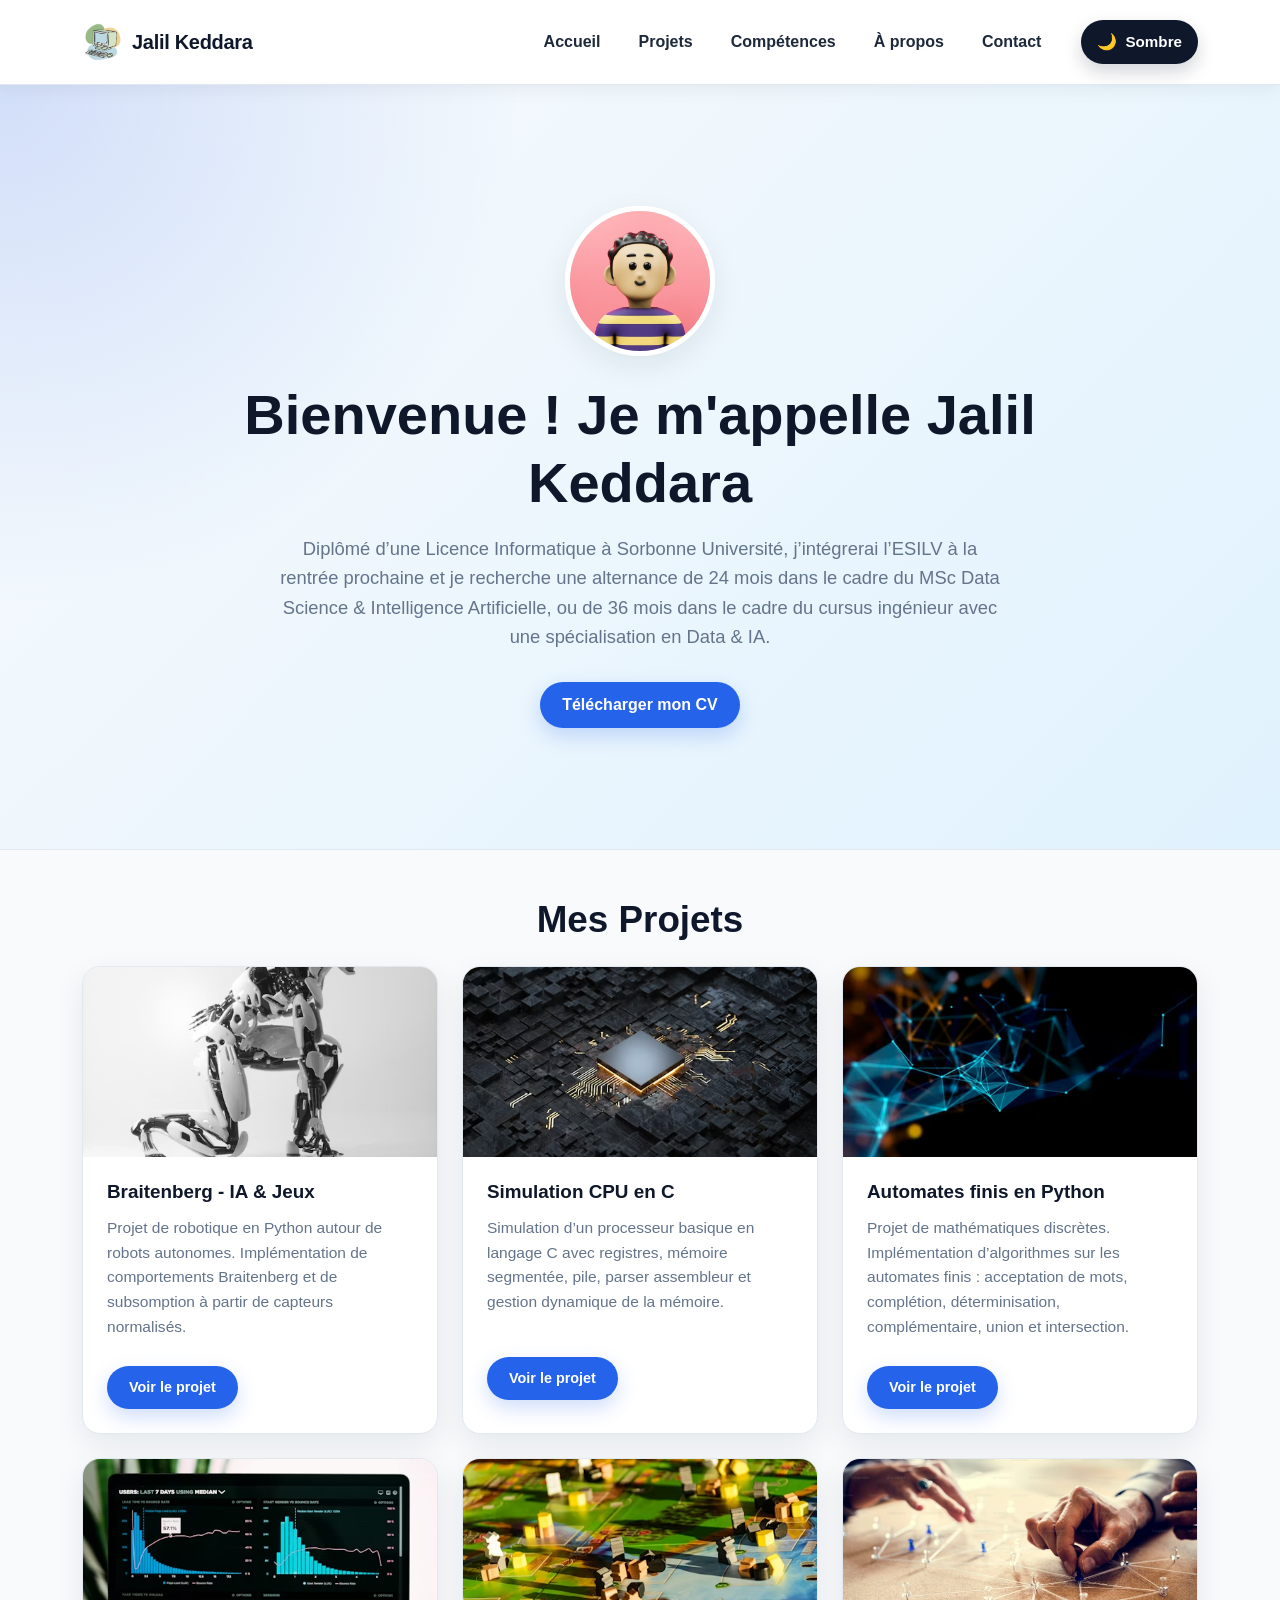
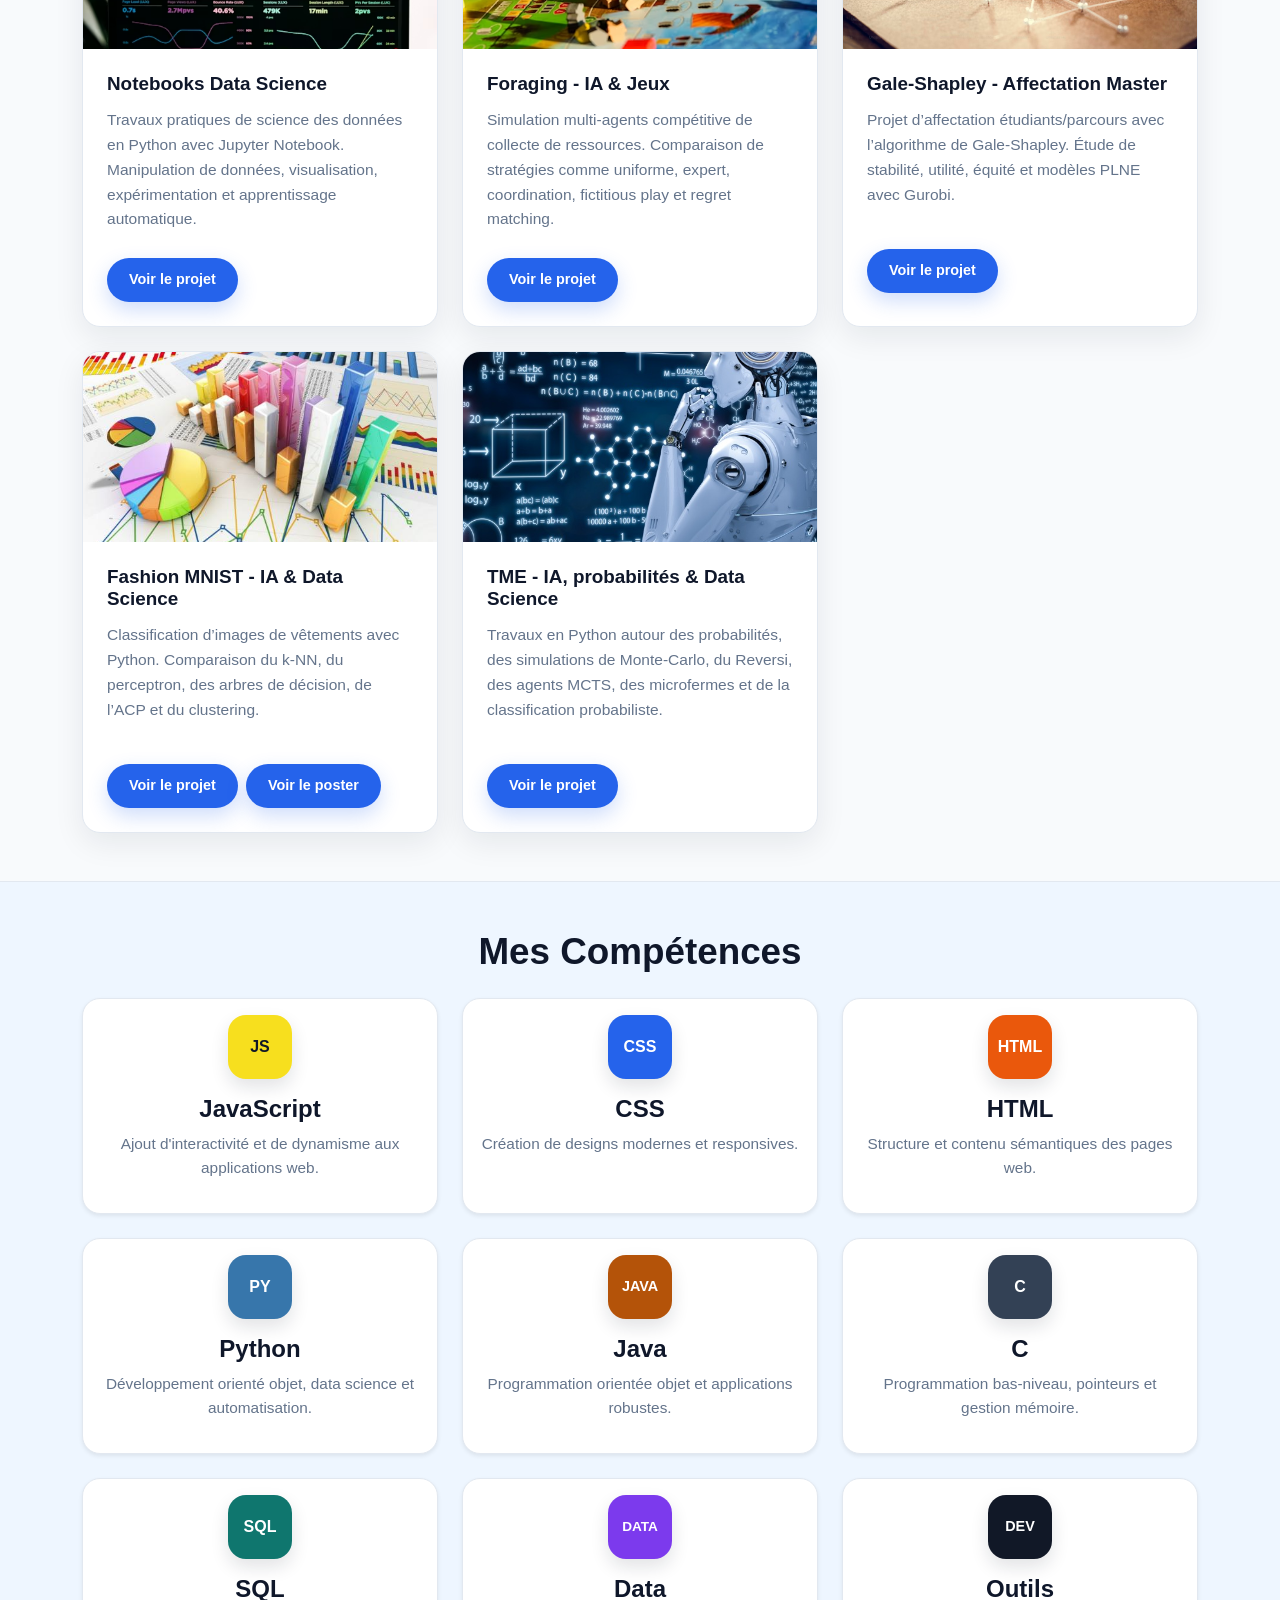
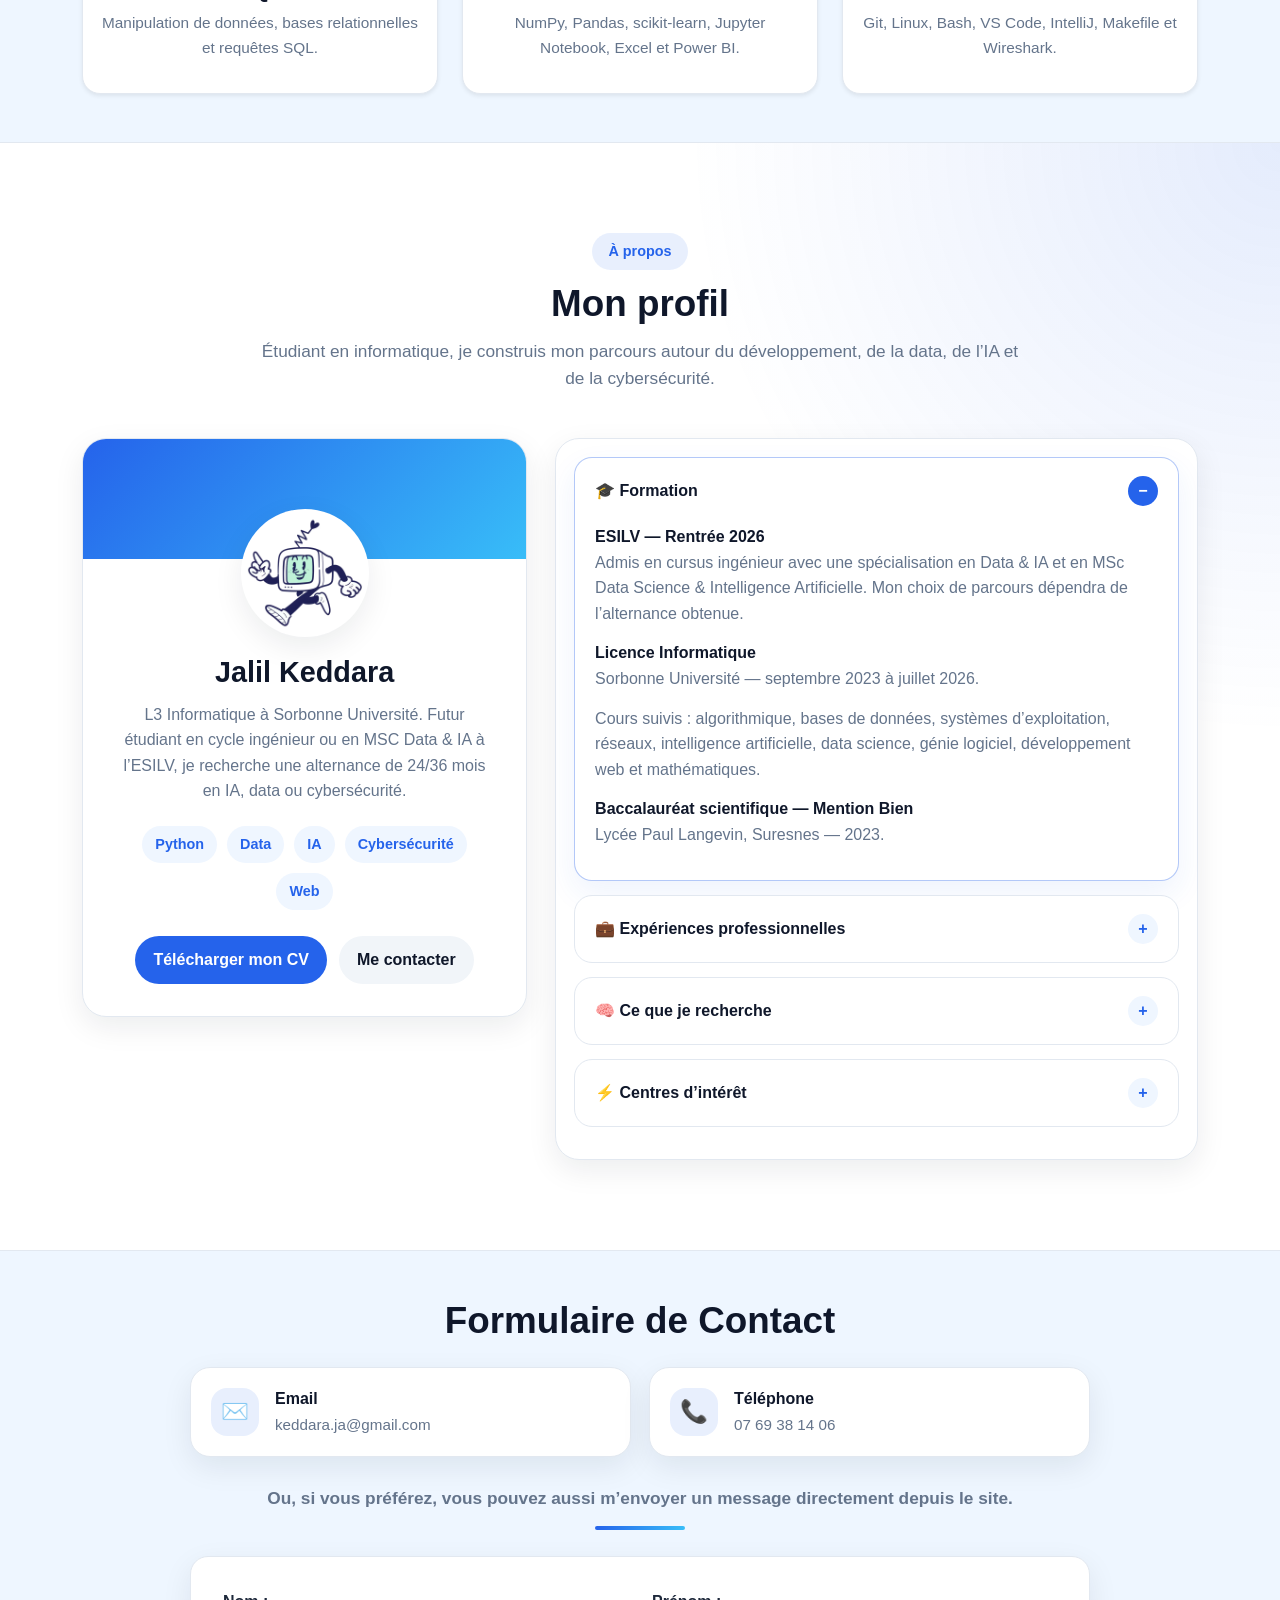
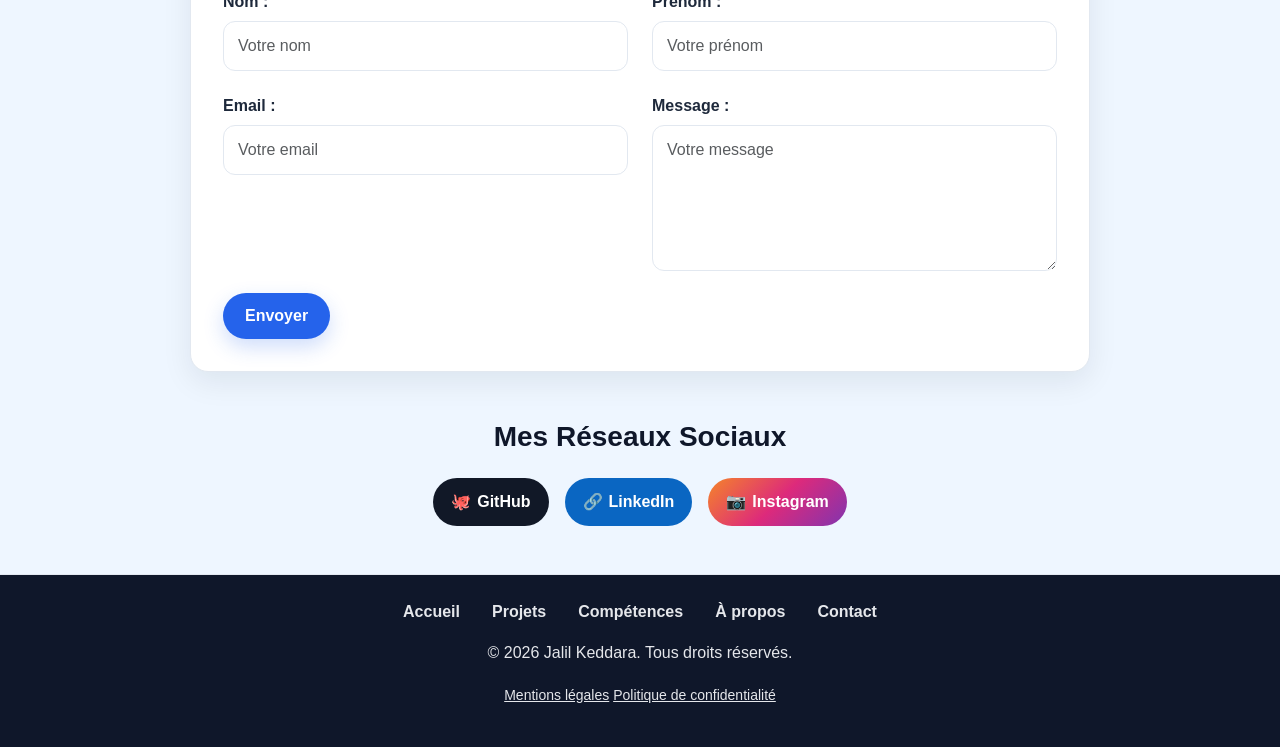
<file: index.html>
<!DOCTYPE html>
<html lang="fr">
<head>
    <meta charset="UTF-8">
    <meta name="viewport" content="width=device-width, initial-scale=1.0">
    <title>Portfolio - Jalil</title>

    <!-- Bootstrap CSS -->
    <link href="https://cdn.jsdelivr.net/npm/bootstrap@5.3.3/dist/css/bootstrap.min.css" rel="stylesheet">
    
    <!-- CSS local -->
    <link rel="stylesheet" href="index.css">
</head>

<body>
    <header>
    <nav class="navbar navbar-expand-md navbar-light py-3">
        <div class="container">
            <a class="navbar-brand d-flex align-items-center" href="#home">
                <img src="éléments/logo.avif" alt="Logo" width="42" height="42" class="me-2">
                <span class="brand-name">Jalil Keddara</span>
            </a>

            <button class="navbar-toggler" type="button" data-bs-toggle="collapse" data-bs-target="#navbarNav" 
                aria-controls="navbarNav" aria-expanded="false" aria-label="Toggle navigation">
                <span class="navbar-toggler-icon"></span>
            </button>

            <div class="collapse navbar-collapse" id="navbarNav">
                <ul class="navbar-nav ms-auto align-items-md-center text-center text-md-start">
                    <li class="nav-item">
                        <a class="nav-link" href="#home">Accueil</a>
                    </li>

                    <li class="nav-item">
                        <a class="nav-link" href="#projects">Projets</a>
                    </li>

                    <li class="nav-item">
                        <a class="nav-link" href="#skills">Compétences</a>
                    </li>

                    <li class="nav-item">
                        <a class="nav-link" href="#about">À propos</a>
                    </li>

                    <li class="nav-item">
                        <a class="nav-link" href="#contact">Contact</a>
                    </li>

                    <li class="nav-item ms-md-3 mt-3 mt-md-0">
                        <button id="toggleDarkMode" class="dark-toggle" type="button">
                            <span class="dark-toggle-icon">🌙</span>
                            <span class="dark-toggle-text">Sombre</span>
                        </button>
                    </li>
                </ul>
            </div>
        </div>
    </nav>
    </header>

    <!-- Accueil -->
    <section id="home">
        <div class="intro">
            <img src="éléments/avatar.avif" alt="Avatar de profil" class="profile-picture">
            <h1>Bienvenue ! Je m'appelle Jalil Keddara</h1>
            <p>
                Diplômé d’une Licence Informatique à Sorbonne Université, j’intégrerai l’ESILV à la rentrée prochaine et je recherche une alternance de 24 		 	 mois dans le cadre du MSc Data Science & Intelligence Artificielle, ou de 36 mois dans le cadre du cursus ingénieur avec une spécialisation en Data & IA.
            </p>
            <a href="éléments/cv.pdf" target="_blank" download class="btn btn-primary">Télécharger mon CV</a>
        </div>
    </section>

    <!-- Projets -->
	<section id="projects" class="p-5">
	    <div class="container">
		<h2 class="text-center mb-4">Mes Projets</h2>

		<div class="row g-4">

		    <!-- Projet 1 : Braitenberg -->
		    <div class="col-md-6 col-lg-4">
		        <div class="card h-100">
		            <img
		                src="éléments/braitenberg.avif"
		                class="img-fluid card-img-top"
		                alt="Projet Braitenberg"
		            >

		            <div class="card-body">
		                <h5 class="card-title">Braitenberg - IA & Jeux</h5>

		                <p class="card-text">
		                    Projet de robotique en Python autour de robots autonomes.
		                    Implémentation de comportements Braitenberg et de subsomption
		                    à partir de capteurs normalisés.
		                </p>

		                <a
		                    href="https://github.com/Jalil192/braitenberg"
		                    target="_blank"
		                    rel="noopener noreferrer"
		                    class="btn btn-primary"
		                >
		                    Voir le projet
		                </a>
		            </div>
		        </div>
		    </div>

		    <!-- Projet 2 : Simulation CPU -->
		    <div class="col-md-6 col-lg-4">
		        <div class="card h-100">
		            <img
		                src="éléments/cpu.avif"
		                class="img-fluid card-img-top"
		                alt="Projet Simulation CPU"
		            >

		            <div class="card-body">
		                <h5 class="card-title">Simulation CPU en C</h5>

		                <p class="card-text">
		                    Simulation d’un processeur basique en langage C avec registres,
		                    mémoire segmentée, pile, parser assembleur et gestion dynamique
		                    de la mémoire.
		                </p>

		                <a
		                    href="https://github.com/Jalil192/cpu-simulation-c"
		                    target="_blank"
		                    rel="noopener noreferrer"
		                    class="btn btn-primary"
		                >
		                    Voir le projet
		                </a>
		            </div>
		        </div>
		    </div>

		    <!-- Projet 3 : Automates finis -->
		    <div class="col-md-6 col-lg-4">
		        <div class="card h-100">
		            <img
		                src="éléments/automates.avif"
		                class="img-fluid card-img-top"
		                alt="Projet Automates finis"
		            >

		            <div class="card-body">
		                <h5 class="card-title">Automates finis en Python</h5>

		                <p class="card-text">
		                    Projet de mathématiques discrètes. Implémentation d’algorithmes
		                    sur les automates finis : acceptation de mots, complétion,
		                    déterminisation, complémentaire, union et intersection.
		                </p>

		                <a
		                    href="https://github.com/Jalil192/lu2in005-automates-python"
		                    target="_blank"
		                    rel="noopener noreferrer"
		                    class="btn btn-primary"
		                >
		                    Voir le projet
		                </a>
		            </div>
		        </div>
		    </div>

		    <!-- Projet 4 : Notebooks Data Science -->
		    <div class="col-md-6 col-lg-4">
		        <div class="card h-100">
		            <img
		                src="éléments/notebook.avif"
		                class="img-fluid card-img-top"
		                alt="Projet Data Science"
		            >

		            <div class="card-body">
		                <h5 class="card-title">Notebooks Data Science</h5>

		                <p class="card-text">
		                    Travaux pratiques de science des données en Python avec
		                    Jupyter Notebook. Manipulation de données, visualisation,
		                    expérimentation et apprentissage automatique.
		                </p>

		                <a
		                    href="https://github.com/Jalil192/data-science-notebooks"
		                    target="_blank"
		                    rel="noopener noreferrer"
		                    class="btn btn-primary"
		                >
		                    Voir le projet
		                </a>
		            </div>
		        </div>
		    </div>

		    <!-- Projet 5 : Foraging IA & Jeux -->
		    <div class="col-md-6 col-lg-4">
		        <div class="card h-100">
		            <img
		                src="éléments/foraging.avif"
		                class="img-fluid card-img-top"
		                alt="Projet Foraging IA et Jeux"
		            >

		            <div class="card-body">
		                <h5 class="card-title">Foraging - IA & Jeux</h5>

		                <p class="card-text">
		                    Simulation multi-agents compétitive de collecte de ressources.
		                    Comparaison de stratégies comme uniforme, expert, coordination,
		                    fictitious play et regret matching.
		                </p>

		                <a
		                    href="https://github.com/Jalil192/foraging-ia-jeux"
		                    target="_blank"
		                    rel="noopener noreferrer"
		                    class="btn btn-primary"
		                >
		                    Voir le projet
		                </a>
		            </div>
		        </div>
		    </div>

		    <!-- Projet 6 : Gale-Shapley -->
		    <div class="col-md-6 col-lg-4">
		        <div class="card h-100">
		            <img
		                src="éléments/gs.avif"
		                class="img-fluid card-img-top"
		                alt="Projet Gale-Shapley"
		            >

		            <div class="card-body">
		                <h5 class="card-title">Gale-Shapley - Affectation Master</h5>

		                <p class="card-text">
		                    Projet d’affectation étudiants/parcours avec l’algorithme
		                    de Gale-Shapley. Étude de stabilité, utilité, équité
		                    et modèles PLNE avec Gurobi.
		                </p>

		                <a
		                    href="https://github.com/Jalil192/gale-shapley-master-affectation"
		                    target="_blank"
		                    rel="noopener noreferrer"
		                    class="btn btn-primary"
		                >
		                    Voir le projet
		                </a>
		            </div>
		        </div>
		    </div>

		    <!-- Projet 7 : Fashion MNIST -->
		    <div class="col-md-6 col-lg-4">
		        <div class="card h-100">
		            <img
		                src="éléments/stats.jpg"
		                class="img-fluid card-img-top"
		                alt="Projet Fashion MNIST"
		            >

		            <div class="card-body">
		                <h5 class="card-title">Fashion MNIST - IA & Data Science</h5>

		                <p class="card-text">
		                    Classification d’images de vêtements avec Python.
		                    Comparaison du k-NN, du perceptron, des arbres de décision,
		                    de l’ACP et du clustering.
		                </p>

		                <div class="d-flex gap-2 flex-wrap mt-auto">
		                    <a
		                        href="https://github.com/Jalil192/fashion-mnist-ia-data-science"
		                        target="_blank"
		                        rel="noopener noreferrer"
		                        class="btn btn-primary"
		                    >
		                        Voir le projet
		                    </a>

		                    <a
		                        href="https://github.com/Jalil192/fashion-mnist-ia-data-science/blob/main/poster.pdf"
		                        target="_blank"
		                        rel="noopener noreferrer"
		                        class="btn btn-primary"
		                    >
		                        Voir le poster
		                    </a>
		                </div>
		            </div>
		        </div>
		    </div>

		    <!-- Projet 8 : TME statistiques et probabilités -->
		    <div class="col-md-6 col-lg-4">
		        <div class="card h-100">
		            <img
		                src="éléments/machinelearning.jpg"
		                class="img-fluid card-img-top"
		                alt="TME statistiques et probabilités"
		            >

		            <div class="card-body">
		                <h5 class="card-title">TME - IA, probabilités & Data Science</h5>

		                <p class="card-text">
		                    Travaux en Python autour des probabilités, des simulations
		                    de Monte-Carlo, du Reversi, des agents MCTS, des microfermes
		                    et de la classification probabiliste.
		                </p>

		                <a
		                    href="https://github.com/Jalil192/tmes-ia-probabilites-data-science"
		                    target="_blank"
		                    rel="noopener noreferrer"
		                    class="btn btn-primary"
		                >
		                    Voir le projet
		                </a>
		            </div>
		        </div>
		    </div>

		</div>
	    </div>
</section>

    <!-- Compétences -->
    <section id="skills" class="p-5 bg-light">
        <div class="container">
            <h2 class="text-center mb-4">Mes Compétences</h2>

            <div class="row g-4">
                <div class="col-md-4 col-sm-6 text-center">
                    <div class="skill-card p-3 border rounded shadow-sm">
                        <div class="skill-icon js-icon"></div>
                        <h4 class="mt-3">JavaScript</h4>
                        <p>Ajout d'interactivité et de dynamisme aux applications web.</p>
                    </div>
                </div>

                <div class="col-md-4 col-sm-6 text-center">
                    <div class="skill-card p-3 border rounded shadow-sm">
                        <div class="skill-icon css-icon"></div>
                        <h4 class="mt-3">CSS</h4>
                        <p>Création de designs modernes et responsives.</p>
                    </div>
                </div>

                <div class="col-md-4 col-sm-6 text-center">
                    <div class="skill-card p-3 border rounded shadow-sm">
                        <div class="skill-icon html-icon"></div>
                        <h4 class="mt-3">HTML</h4>
                        <p>Structure et contenu sémantiques des pages web.</p>
                    </div>
                </div>

                <div class="col-md-4 col-sm-6 text-center">
                    <div class="skill-card p-3 border rounded shadow-sm">
                        <div class="skill-icon python-icon"></div>
                        <h4 class="mt-3">Python</h4>
                        <p>Développement orienté objet, data science et automatisation.</p>
                    </div>
                </div>

                <div class="col-md-4 col-sm-6 text-center">
                    <div class="skill-card p-3 border rounded shadow-sm">
                        <div class="skill-icon java-icon"></div>
                        <h4 class="mt-3">Java</h4>
                        <p>Programmation orientée objet et applications robustes.</p>
                    </div>
                </div>

                <div class="col-md-4 col-sm-6 text-center">
                    <div class="skill-card p-3 border rounded shadow-sm">
                        <div class="skill-icon c-icon"></div>
                        <h4 class="mt-3">C</h4>
                        <p>Programmation bas-niveau, pointeurs et gestion mémoire.</p>
                    </div>
                </div>

                <div class="col-md-4 col-sm-6 text-center">
                    <div class="skill-card p-3 border rounded shadow-sm">
                        <div class="skill-icon sql-icon"></div>
                        <h4 class="mt-3">SQL</h4>
                        <p>Manipulation de données, bases relationnelles et requêtes SQL.</p>
                    </div>
                </div>

                <div class="col-md-4 col-sm-6 text-center">
                    <div class="skill-card p-3 border rounded shadow-sm">
                        <div class="skill-icon data-icon"></div>
                        <h4 class="mt-3">Data</h4>
                        <p>NumPy, Pandas, scikit-learn, Jupyter Notebook, Excel et Power BI.</p>
                    </div>
                </div>

                <div class="col-md-4 col-sm-6 text-center">
                    <div class="skill-card p-3 border rounded shadow-sm">
                        <div class="skill-icon linux-icon"></div>
                        <h4 class="mt-3">Outils</h4>
                        <p>Git, Linux, Bash, VS Code, IntelliJ, Makefile et Wireshark.</p>
                    </div>
                </div>
            </div>
        </div>
    </section>

    <!-- À propos -->
    <section id="about" class="about-section">
    <div class="container">
        <div class="about-header text-center">
            <span class="section-tag">À propos</span>
            <h2>Mon profil</h2>
            <p>
                Étudiant en informatique, je construis mon parcours autour du développement,
                de la data, de l’IA et de la cybersécurité.
            </p>
        </div>

        <div class="about-grid">
            <div class="about-card about-main-card">
                <div class="about-avatar">
                    <img src="éléments/avatar1.avif" alt="avatar de Jalil Keddara">
                </div>

                <h3>Jalil Keddara</h3>

                <p class="about-short">
                    L3 Informatique à Sorbonne Université. Futur étudiant en cycle ingénieur ou en MSC Data & IA à l’ESILV,
                    je recherche une alternance de 24/36 mois en IA, data ou cybersécurité.
                </p>

                <div class="about-tags">
                    <span>Python</span>
                    <span>Data</span>
                    <span>IA</span>
                    <span>Cybersécurité</span>
                    <span>Web</span>
                </div>

                <div class="about-actions">
                    <a href="éléments/cv.pdf" download class="about-btn primary-btn">Télécharger mon CV</a>
                    <a href="#contact" class="about-btn secondary-btn">Me contacter</a>
                </div>
            </div>

            <div class="about-card about-details-card">
                <div class="accordion-box active">
		    <button class="accordion-btn" type="button">
			<span>🎓 Formation</span>
			<span class="accordion-icon">−</span>
		    </button>

		    <div class="accordion-content">
			<p>
			    <strong>ESILV — Rentrée 2026</strong><br>
			    Admis en cursus ingénieur avec une spécialisation en Data & IA
			    et en MSc Data Science & Intelligence Artificielle.
			    Mon choix de parcours dépendra de l’alternance obtenue.
			</p>
			<p>
			    <strong>Licence Informatique</strong><br>
			    Sorbonne Université — septembre 2023 à juillet 2026.
			</p>

			<p>
			    Cours suivis : algorithmique, bases de données, systèmes d’exploitation,
			    réseaux, intelligence artificielle, data science, génie logiciel,
			    développement web et mathématiques.
			</p>

			<p>
			    <strong>Baccalauréat scientifique — Mention Bien</strong><br>
			    Lycée Paul Langevin, Suresnes — 2023.
			</p>
		    </div>
		</div>

                <div class="accordion-box">
                    <button class="accordion-btn" type="button">
                        <span>💼 Expériences professionnelles</span>
                        <span class="accordion-icon">+</span>
                    </button>

                    <div class="accordion-content">
                        <p>
                            <strong>Intérim SIDE</strong> — mai 2025 à aujourd’hui<br>
                            Préparation de commandes, manutention et libre-service.
                        </p>
                        <p>
                            <strong>Stage - Joke’r Transport</strong> — mai 2025 à juillet 2025<br>
                            Inventaire, réorganisation d’une base de données interne et optimisation d’outils de suivi.
                        </p>
                        <p>
                            <strong>Tuteur en mathématiques</strong> — novembre 2024 à aujourd’hui<br>
                            Accompagnement d’élèves de la primaire jusqu’à la terminale.
                        </p>
                        <p>
                            <strong>Employé polyvalent - McDonald’s</strong> — août 2024 à octobre 2024<br>
                            Accueil client, encaissement, prise de commande et préparation en cuisine.
                        </p>
                    </div>
                </div>

                <div class="accordion-box">
                    <button class="accordion-btn" type="button">
                        <span>🧠 Ce que je recherche</span>
                        <span class="accordion-icon">+</span>
                    </button>

                    <div class="accordion-content">
                        <p>
                            Je recherche une alternance de 24/36 mois dans un environnement technique,
                            avec des missions concrètes en développement, data, IA ou cybersécurité.
                        </p>
                        <p>
                            Je souhaite progresser sur des projets utiles, bien encadrés, tout en apportant
                            mon sérieux, ma curiosité et ma capacité à apprendre vite.
                        </p>
                    </div>
                </div>

                <div class="accordion-box">
                    <button class="accordion-btn" type="button">
                        <span>⚡ Centres d’intérêt</span>
                        <span class="accordion-icon">+</span>
                    </button>

                    <div class="accordion-content">
                        <p>
                            En dehors des cours, je m’intéresse au football, aux jeux vidéo, au cinéma
                            et aux projets tech personnels.
                        </p>
                        <p>
                            Ces activités m’aident à rester créatif, discipliné et à garder un bon équilibre.
                        </p>
                    </div>
                </div>
            </div>
        </div>
    </div>
</section>

    <!-- Contact -->
    <section id="contact" class="p-5 bg-light">
        <div class="container">
            <h2 class="text-center mb-4">Formulaire de Contact</h2>
            <div class="quick-contact">
	    	<a href="mailto:keddara.ja@gmail.com" class="quick-contact-item">
			<span class="quick-contact-icon">✉️</span>
			<div>
			    <strong>Email</strong>
			    <p>keddara.ja@gmail.com</p>
			</div>
	       </a>
	    	<a href="tel:+33769381406" class="quick-contact-item">
			<span class="quick-contact-icon">📞</span>
			<div>
		    		<strong>Téléphone</strong>
		    		<p>07 69 38 14 06</p>
			</div>
	       </a>
	</div>
    <p class="contact-transition-text">
    Ou, si vous préférez, vous pouvez aussi m’envoyer un message directement depuis le site.
    </p>
    <form id="contactForm" action="https://formspree.io/f/meenyegw" method="POST">
    <div class="row">
        <div class="col-sm-12 col-md-6 mb-3">
            <label for="nom">Nom :</label>
            <input type="text" id="nom" name="nom" placeholder="Votre nom" class="form-control" required>
            <div class="error" id="nomError"></div>
        </div>

        <div class="col-sm-12 col-md-6 mb-3">
            <label for="prenom">Prénom :</label>
            <input type="text" id="prenom" name="prenom" placeholder="Votre prénom" class="form-control" required>
            <div class="error" id="prenomError"></div>
        </div>

        <div class="col-sm-12 col-md-6 mb-3">
            <label for="mail">Email :</label>
            <input type="email" id="mail" name="email" placeholder="Votre email" class="form-control" required>
            <div class="error" id="mailError"></div>
        </div>

        <div class="col-sm-12 col-md-6 mb-3">
            <label for="message">Message :</label>
            <textarea id="message" name="message" rows="5" placeholder="Votre message" class="form-control" required></textarea>
            <div class="error" id="messageError"></div>
        </div>
    </div>

    <input type="hidden" name="_subject" value="Nouveau message depuis le portfolio de Jalil">

    <button type="submit" class="btn btn-primary">Envoyer</button>
</form>
            
            <div class="mt-5">
                <h3 class="text-center mb-3">Mes Réseaux Sociaux</h3>

                <div class="social-links d-flex justify-content-center gap-3 flex-wrap">
                    <a href="https://github.com/Jalil192" class="btn-social github" target="_blank" aria-label="GitHub">
                        GitHub
                    </a>

                    <a href="https://www.linkedin.com/in/jalil-keddara-0895ab334/" class="btn-social linkedin" target="_blank" aria-label="LinkedIn">
                        LinkedIn
                    </a>

                    <a href="https://www.instagram.com/jalil92.1/" class="btn-social instagram" target="_blank" aria-label="Instagram">
                        Instagram
                    </a>
                </div>
            </div>
        </div>
    </section>

    <!-- Footer -->
    <footer class="footer bg-dark text-center text-white py-4">
        <div class="container">
            <div class="footer-links mb-3">
                <a href="#home" class="text-white mx-2">Accueil</a>
                <a href="#projects" class="text-white mx-2">Projets</a>
                <a href="#skills" class="text-white mx-2">Compétences</a>
                <a href="#about" class="text-white mx-2">À propos</a>
                <a href="#contact" class="text-white mx-2">Contact</a>
            </div>

            <p>&copy; 2026 Jalil Keddara. Tous droits réservés.</p>

            <p>
                <small>
                    <a href="mentions_x_confidentialité/mentions-legales.html" target="_blank"class="text-white">Mentions légales</a> 
		    <a href="mentions_x_confidentialité/politique-confidentialite.html" target="_blank" class="text-white">Politique de confidentialité</a>
                </small>
            </p>
        </div>
    </footer>

    <!-- Bootstrap JS -->
    <script src="https://cdn.jsdelivr.net/npm/bootstrap@5.3.3/dist/js/bootstrap.bundle.min.js"></script>

    <!-- JS local -->
    <script src="index.js"></script>
</body>
</html>
</file>
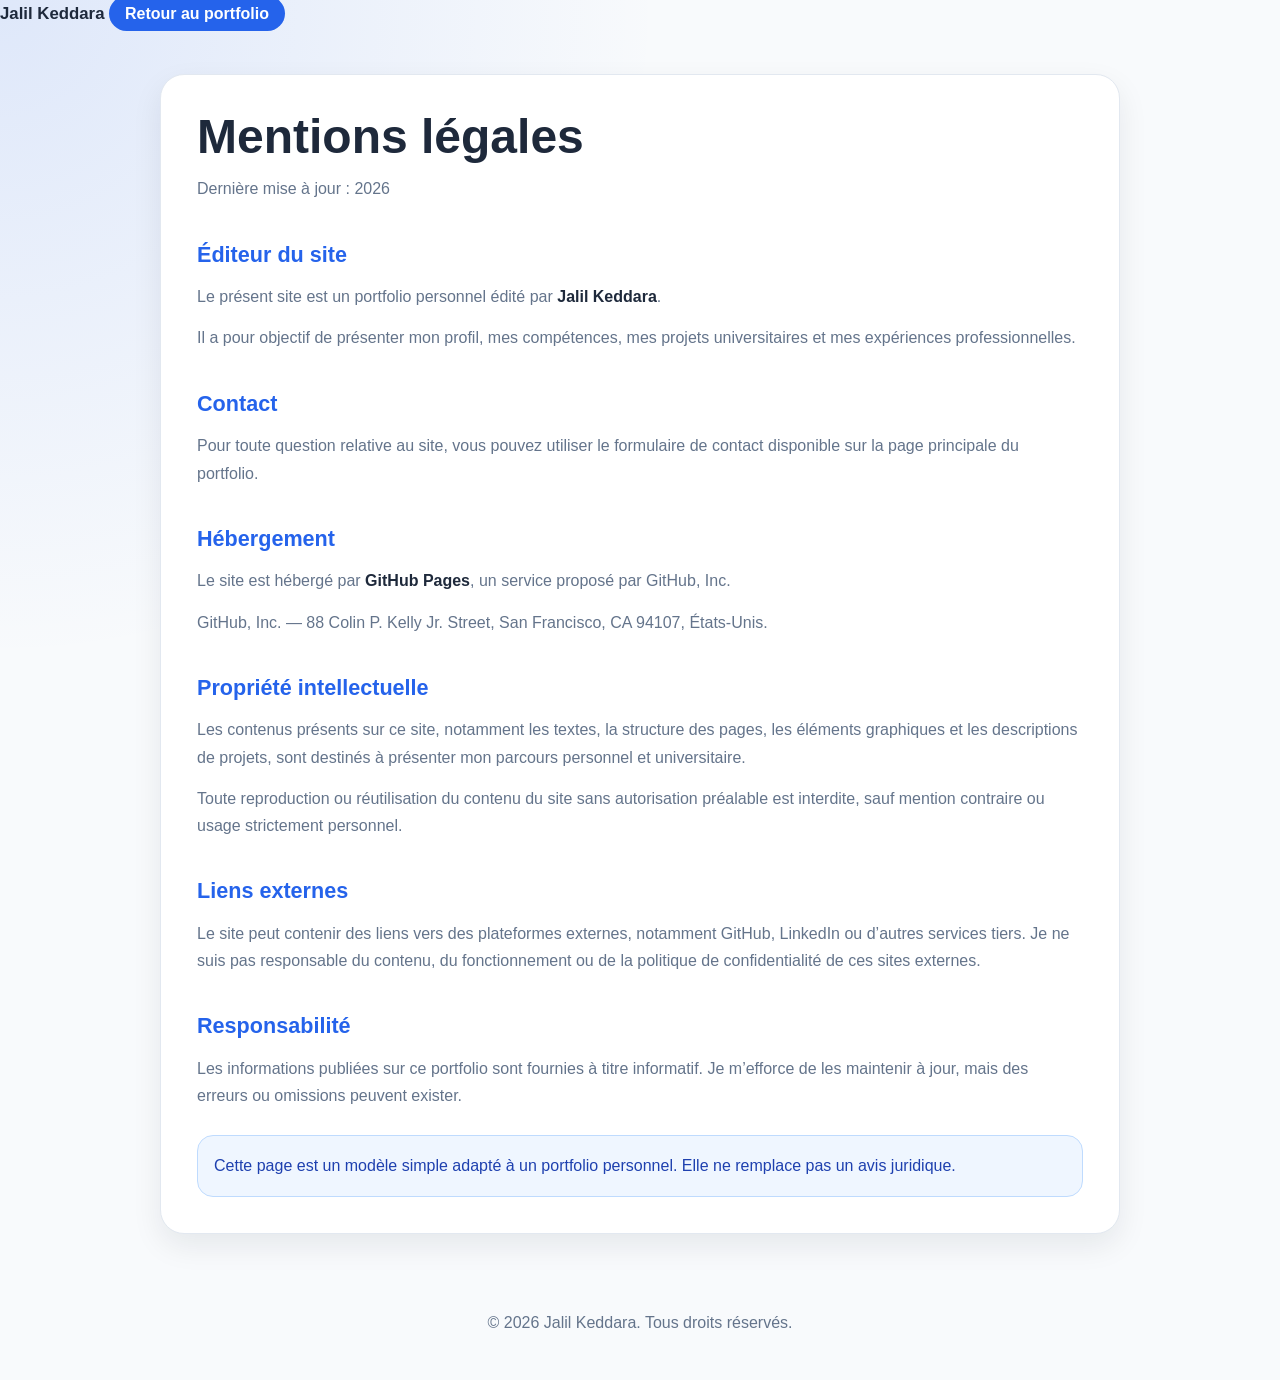
<file: mentions_x_confidentialité/mentions-legales.html>
<!DOCTYPE html>
<html lang="fr">
<head>
  <meta charset="UTF-8">
  <meta name="viewport" content="width=device-width, initial-scale=1.0">
  <title>Mentions légales - Portfolio Jalil Keddara</title>
  <style>
    :root{--primary:#2563eb;--primary-dark:#1d4ed8;--bg:#f8fafc;--surface:#fff;--text:#1e293b;--muted:#64748b;--border:#e2e8f0;--shadow:0 12px 30px rgba(15,23,42,.08)}
    *{box-sizing:border-box} body{margin:0;font-family:Arial,Helvetica,sans-serif;background:radial-gradient(circle at top left,rgba(37,99,235,.12),transparent 35%),var(--bg);color:var(--text);line-height:1.7}
    header{background:rgba(255,255,255,.9);backdrop-filter:blur(10px);border-bottom:1px solid var(--border);position:sticky;top:0;z-index:10}
    nav{max-width:1000px;margin:auto;padding:18px 20px;display:flex;justify-content:space-between;align-items:center;gap:16px}
    .brand{font-weight:900;color:var(--text);text-decoration:none;font-size:1.05rem}.back-link{text-decoration:none;color:#fff;background:var(--primary);padding:9px 16px;border-radius:999px;font-weight:700;transition:.25s}
    .back-link:hover{background:var(--primary-dark);transform:translateY(-2px)}main{max-width:1000px;margin:45px auto;padding:0 20px}
    .card{background:var(--surface);border:1px solid var(--border);border-radius:24px;box-shadow:var(--shadow);padding:36px}
    h1{font-size:clamp(2rem,4vw,3rem);line-height:1.1;margin:0 0 12px;color:var(--text)}.subtitle{color:var(--muted);margin-bottom:32px}
    h2{color:var(--primary);margin-top:34px;margin-bottom:10px;font-size:1.35rem}p{color:var(--muted);margin:0 0 14px}strong{color:var(--text)}
    .notice{background:#eff6ff;border:1px solid #bfdbfe;color:#1e40af;border-radius:16px;padding:16px;margin-top:26px}
    footer{text-align:center;color:var(--muted);padding:30px 20px}@media(max-width:640px){nav{flex-direction:column;align-items:flex-start}.card{padding:24px}}
  </style>
</head>
<body>
  <a class="brand" href="../index.html">Jalil Keddara</a> <a class="back-link" href="../index.html">Retour au portfolio</a>
  <main>
    <section class="card">
      <h1>Mentions légales</h1>
      <p class="subtitle">Dernière mise à jour : 2026</p>

      <h2>Éditeur du site</h2>
      <p>Le présent site est un portfolio personnel édité par <strong>Jalil Keddara</strong>.</p>
      <p>Il a pour objectif de présenter mon profil, mes compétences, mes projets universitaires et mes expériences professionnelles.</p>

      <h2>Contact</h2>
      <p>Pour toute question relative au site, vous pouvez utiliser le formulaire de contact disponible sur la page principale du portfolio.</p>

      <h2>Hébergement</h2>
      <p>Le site est hébergé par <strong>GitHub Pages</strong>, un service proposé par GitHub, Inc.</p>
      <p>GitHub, Inc. — 88 Colin P. Kelly Jr. Street, San Francisco, CA 94107, États-Unis.</p>

      <h2>Propriété intellectuelle</h2>
      <p>Les contenus présents sur ce site, notamment les textes, la structure des pages, les éléments graphiques et les descriptions de projets, sont destinés à présenter mon parcours personnel et universitaire.</p>
      <p>Toute reproduction ou réutilisation du contenu du site sans autorisation préalable est interdite, sauf mention contraire ou usage strictement personnel.</p>

      <h2>Liens externes</h2>
      <p>Le site peut contenir des liens vers des plateformes externes, notamment GitHub, LinkedIn ou d’autres services tiers. Je ne suis pas responsable du contenu, du fonctionnement ou de la politique de confidentialité de ces sites externes.</p>

      <h2>Responsabilité</h2>
      <p>Les informations publiées sur ce portfolio sont fournies à titre informatif. Je m’efforce de les maintenir à jour, mais des erreurs ou omissions peuvent exister.</p>

      <div class="notice">Cette page est un modèle simple adapté à un portfolio personnel. Elle ne remplace pas un avis juridique.</div>
    </section>
  </main>
  <footer><p>&copy; 2026 Jalil Keddara. Tous droits réservés.</p></footer>
</body>
</html>
</file>
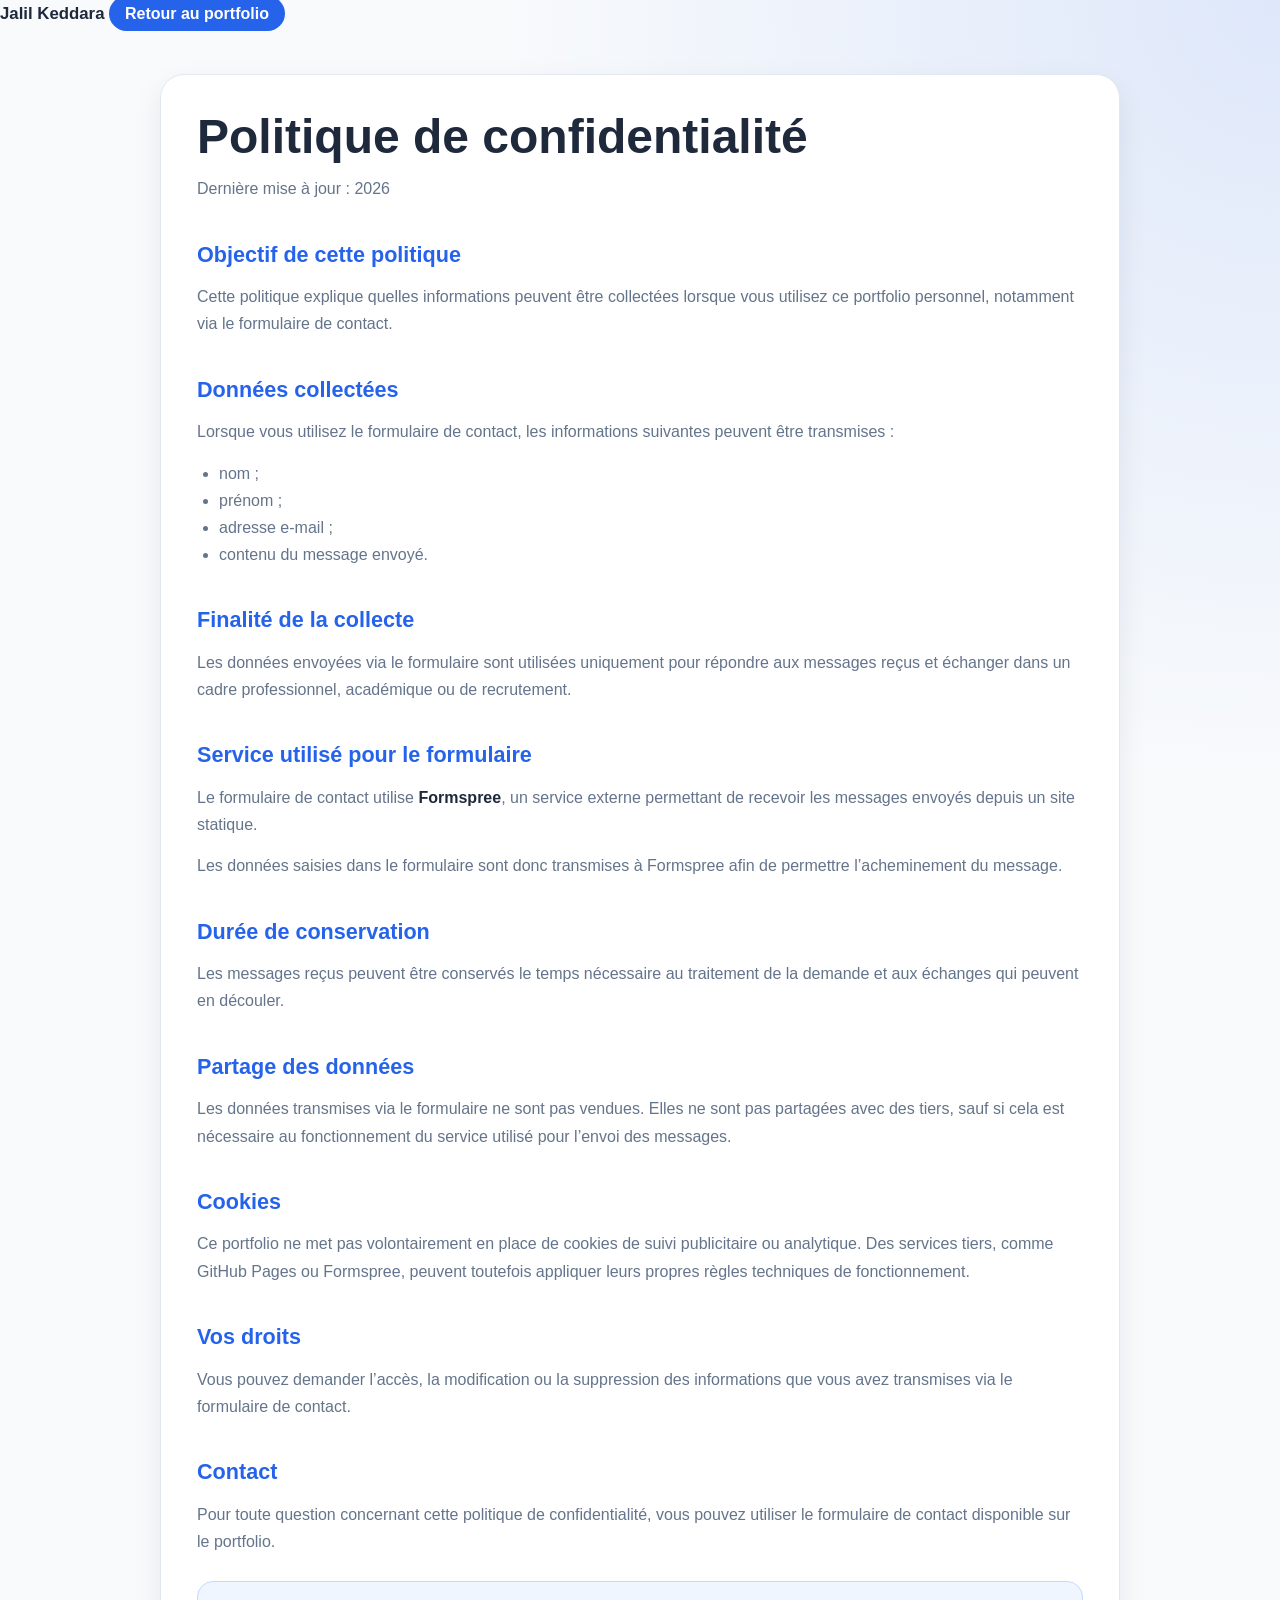
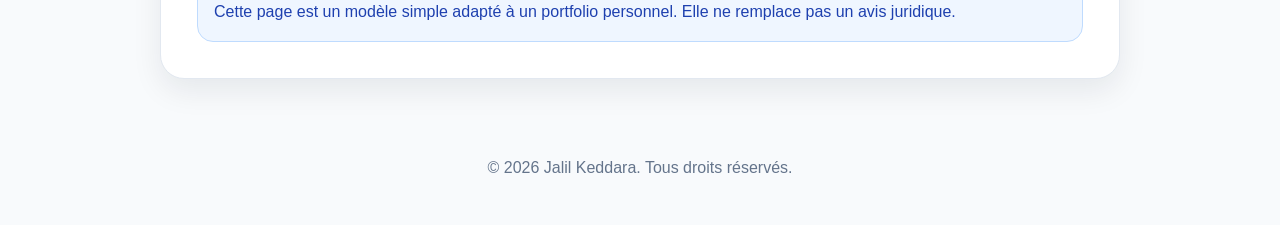
<file: mentions_x_confidentialité/politique-confidentialite.html>
<!DOCTYPE html>
<html lang="fr">
<head>
  <meta charset="UTF-8">
  <meta name="viewport" content="width=device-width, initial-scale=1.0">
  <title>Politique de confidentialité - Portfolio Jalil Keddara</title>
  <style>
    :root{--primary:#2563eb;--primary-dark:#1d4ed8;--bg:#f8fafc;--surface:#fff;--text:#1e293b;--muted:#64748b;--border:#e2e8f0;--shadow:0 12px 30px rgba(15,23,42,.08)}
    *{box-sizing:border-box} body{margin:0;font-family:Arial,Helvetica,sans-serif;background:radial-gradient(circle at top right,rgba(37,99,235,.12),transparent 35%),var(--bg);color:var(--text);line-height:1.7}
    header{background:rgba(255,255,255,.9);backdrop-filter:blur(10px);border-bottom:1px solid var(--border);position:sticky;top:0;z-index:10}
    nav{max-width:1000px;margin:auto;padding:18px 20px;display:flex;justify-content:space-between;align-items:center;gap:16px}
    .brand{font-weight:900;color:var(--text);text-decoration:none;font-size:1.05rem}.back-link{text-decoration:none;color:#fff;background:var(--primary);padding:9px 16px;border-radius:999px;font-weight:700;transition:.25s}
    .back-link:hover{background:var(--primary-dark);transform:translateY(-2px)}main{max-width:1000px;margin:45px auto;padding:0 20px}
    .card{background:var(--surface);border:1px solid var(--border);border-radius:24px;box-shadow:var(--shadow);padding:36px}
    h1{font-size:clamp(2rem,4vw,3rem);line-height:1.1;margin:0 0 12px;color:var(--text)}.subtitle{color:var(--muted);margin-bottom:32px}
    h2{color:var(--primary);margin-top:34px;margin-bottom:10px;font-size:1.35rem}p,li{color:var(--muted)}p{margin:0 0 14px}ul{padding-left:22px;margin-top:8px}strong{color:var(--text)}
    .notice{background:#eff6ff;border:1px solid #bfdbfe;color:#1e40af;border-radius:16px;padding:16px;margin-top:26px}
    footer{text-align:center;color:var(--muted);padding:30px 20px}@media(max-width:640px){nav{flex-direction:column;align-items:flex-start}.card{padding:24px}}
  </style>
</head>
<body>
   <a class="brand" href="../index.html">Jalil Keddara</a> <a class="back-link" href="../index.html">Retour au portfolio</a>
  <main>
    <section class="card">
      <h1>Politique de confidentialité</h1>
      <p class="subtitle">Dernière mise à jour : 2026</p>

      <h2>Objectif de cette politique</h2>
      <p>Cette politique explique quelles informations peuvent être collectées lorsque vous utilisez ce portfolio personnel, notamment via le formulaire de contact.</p>

      <h2>Données collectées</h2>
      <p>Lorsque vous utilisez le formulaire de contact, les informations suivantes peuvent être transmises :</p>
      <ul><li>nom ;</li><li>prénom ;</li><li>adresse e-mail ;</li><li>contenu du message envoyé.</li></ul>

      <h2>Finalité de la collecte</h2>
      <p>Les données envoyées via le formulaire sont utilisées uniquement pour répondre aux messages reçus et échanger dans un cadre professionnel, académique ou de recrutement.</p>

      <h2>Service utilisé pour le formulaire</h2>
      <p>Le formulaire de contact utilise <strong>Formspree</strong>, un service externe permettant de recevoir les messages envoyés depuis un site statique.</p>
      <p>Les données saisies dans le formulaire sont donc transmises à Formspree afin de permettre l’acheminement du message.</p>

      <h2>Durée de conservation</h2>
      <p>Les messages reçus peuvent être conservés le temps nécessaire au traitement de la demande et aux échanges qui peuvent en découler.</p>

      <h2>Partage des données</h2>
      <p>Les données transmises via le formulaire ne sont pas vendues. Elles ne sont pas partagées avec des tiers, sauf si cela est nécessaire au fonctionnement du service utilisé pour l’envoi des messages.</p>

      <h2>Cookies</h2>
      <p>Ce portfolio ne met pas volontairement en place de cookies de suivi publicitaire ou analytique. Des services tiers, comme GitHub Pages ou Formspree, peuvent toutefois appliquer leurs propres règles techniques de fonctionnement.</p>

      <h2>Vos droits</h2>
      <p>Vous pouvez demander l’accès, la modification ou la suppression des informations que vous avez transmises via le formulaire de contact.</p>

      <h2>Contact</h2>
      <p>Pour toute question concernant cette politique de confidentialité, vous pouvez utiliser le formulaire de contact disponible sur le portfolio.</p>

      <div class="notice">Cette page est un modèle simple adapté à un portfolio personnel. Elle ne remplace pas un avis juridique.</div>
    </section>
  </main>
  <footer><p>&copy; 2026 Jalil Keddara. Tous droits réservés.</p></footer>
</body>
</html>
</file>
<file: index.css>
/* =========================
   GLOBAL
========================= */

:root {
    --primary: #2563eb;
    --primary-dark: #1d4ed8;
    --secondary: #0f172a;
    --background: #f8fafc;
    --surface: #ffffff;
    --surface-soft: #e0f2fe;
    --text: #1e293b;
    --text-muted: #64748b;
    --border: #e2e8f0;
    --shadow: 0 10px 30px rgba(15, 23, 42, 0.08);
    --shadow-hover: 0 16px 40px rgba(15, 23, 42, 0.14);
    --radius: 18px;
}

* {
    box-sizing: border-box;
}

html {
    scroll-behavior: smooth;
}

body {
    margin: 0;
    background: var(--background);
    color: var(--text);
    font-family: Arial, Helvetica, sans-serif;
    line-height: 1.6;
}

section {
    padding: 80px 20px;
}

section h2 {
    font-size: 2.3rem;
    font-weight: 800;
    color: var(--secondary);
    margin-bottom: 40px;
}

section p {
    color: var(--text-muted);
}

/* =========================
   NAVBAR
========================= */

header {
    background: var(--surface);
    box-shadow: 0 4px 18px rgba(15, 23, 42, 0.06);
    position: sticky;
    top: 0;
    z-index: 1000;
}

.navbar {
    background: rgba(255, 255, 255, 0.92) !important;
    backdrop-filter: blur(10px);
    border-bottom: 1px solid var(--border);
}

.navbar-brand img {
    border-radius: 12px;
    object-fit: cover;
}

.brand-name {
    font-weight: 800;
    color: var(--secondary);
    letter-spacing: -0.3px;
}

.navbar-nav {
    gap: 10px;
}

.navbar-nav .nav-item {
    border-right: none;
    padding: 0;
}

.navbar-nav .nav-link {
    color: var(--text) !important;
    font-weight: 600;
    padding: 8px 14px !important;
    border-radius: 999px;
    transition: all 0.25s ease;
}

.navbar-nav .nav-link:hover {
    color: #fff !important;
    background: var(--primary);
}

.navbar-toggler {
    border: 1px solid var(--border);
}

/* Bouton mode sombre dans la navbar */

#toggleDarkMode,
.dark-toggle {
    margin: 0;
    display: inline-flex;
    align-items: center;
    gap: 8px;
    border: none;
    padding: 9px 16px;
    border-radius: 999px;
    background: var(--secondary);
    color: white;
    font-weight: 700;
    box-shadow: 0 8px 18px rgba(15, 23, 42, 0.18);
    transition: all 0.25s ease;
}

#toggleDarkMode:hover,
.dark-toggle:hover {
    background: var(--primary);
    transform: translateY(-2px);
}

.dark-toggle-icon {
    font-size: 1rem;
}

.dark-toggle-text {
    font-size: 0.95rem;
}

/* =========================
   HOME
========================= */

#home {
    min-height: 85vh;
    display: flex;
    align-items: center;
    justify-content: center;
    background:
        radial-gradient(circle at top left, rgba(37, 99, 235, 0.18), transparent 35%),
        linear-gradient(135deg, #f8fafc 0%, #e0f2fe 100%);
    text-align: center;
    border-bottom: 1px solid var(--border);
}

.intro {
    max-width: 850px;
    margin: auto;
    padding: 40px 20px;
}

.profile-picture {
    width: 150px;
    height: 150px;
    object-fit: cover;
    border-radius: 50%;
    border: 5px solid #fff;
    box-shadow: var(--shadow);
    margin-bottom: 25px;
}

#home h1 {
    font-size: clamp(2rem, 5vw, 3.5rem);
    font-weight: 900;
    color: var(--secondary);
    margin-bottom: 18px;
}

#home p {
    font-size: 1.15rem;
    color: var(--text-muted);
    max-width: 720px;
    margin: 0 auto 30px;
}

/* =========================
   BUTTONS
========================= */

.btn,
button {
    border-radius: 999px !important;
}

.btn-primary,
.btn {
    background: var(--primary);
    border: none;
    color: #fff;
    font-weight: 700;
    padding: 11px 22px;
    box-shadow: 0 8px 20px rgba(37, 99, 235, 0.22);
    transition: all 0.25s ease;
}

.btn-primary:hover,
.btn:hover {
    background: var(--primary-dark);
    color: #fff;
    transform: translateY(-2px);
    box-shadow: 0 12px 25px rgba(37, 99, 235, 0.28);
}

/* =========================
   PROJECTS
========================= */

#projects {
    background: var(--background);
    border-bottom: 1px solid var(--border);
}

.card {
    height: 100%;
    border: 1px solid var(--border);
    border-radius: var(--radius);
    overflow: hidden;
    background: var(--surface);
    box-shadow: var(--shadow);
    transition: all 0.25s ease;
}

.card:hover {
    transform: translateY(-8px);
    box-shadow: var(--shadow-hover);
}

.card-img-top {
    height: 190px;
    object-fit: cover;
}

.card-body {
    padding: 24px;
    text-align: left;
}

.card-title {
    font-size: 1.18rem;
    font-weight: 800;
    color: var(--secondary);
    margin-bottom: 12px;
}

.card-text {
    color: var(--text-muted);
    font-size: 0.97rem;
    min-height: 115px;
}

.card .btn {
    margin-top: 10px;
    font-size: 0.9rem;
    text-transform: none;
}

/* =========================
   SKILLS
========================= */

#skills {
    background: #eef6ff !important;
    border-bottom: 1px solid var(--border);
}

.skill-card {
    height: 100%;
    background: var(--surface);
    border: 1px solid var(--border) !important;
    border-radius: var(--radius) !important;
    box-shadow: var(--shadow);
    transition: all 0.25s ease;
}

.skill-card:hover {
    transform: translateY(-8px);
    box-shadow: var(--shadow-hover);
}

.skill-card h4 {
    font-weight: 800;
    color: var(--secondary);
}

.skill-card p {
    font-size: 0.96rem;
    color: var(--text-muted);
}

.skill-icon {
    width: 64px;
    height: 64px;
    margin: 0 auto 12px;
    border-radius: 18px;
    display: flex;
    justify-content: center;
    align-items: center;
    color: #fff;
    font-weight: 800;
    box-shadow: 0 8px 18px rgba(15, 23, 42, 0.12);
}

.js-icon {
    background: #f7df1e;
    color: #111827;
}

.js-icon::after {
    content: "JS";
}

.css-icon {
    background: #2563eb;
}

.css-icon::after {
    content: "CSS";
}

.html-icon {
    background: #ea580c;
}

.html-icon::after {
    content: "HTML";
}

.python-icon {
    background: #3776ab;
}

.python-icon::after {
    content: "PY";
}

.java-icon {
    background: #b45309;
}

.java-icon::after {
    content: "JAVA";
    font-size: 0.9rem;
}

.c-icon {
    background: #334155;
}

.c-icon::after {
    content: "C";
}

.sql-icon {
    background: #0f766e;
}

.sql-icon::after {
    content: "SQL";
}

.data-icon {
    background: #7c3aed;
}

.data-icon::after {
    content: "DATA";
    font-size: 0.85rem;
}

.linux-icon {
    background: #111827;
}

.linux-icon::after {
    content: "DEV";
    font-size: 0.9rem;
}

/* =========================
   ABOUT MODERNE
========================= */

.about-section {
    background:
        radial-gradient(circle at top right, rgba(37, 99, 235, 0.12), transparent 35%),
        #ffffff;
    padding: 90px 20px;
    border-bottom: 1px solid var(--border);
}

.about-header {
    max-width: 760px;
    margin: 0 auto 45px;
}

.section-tag {
    display: inline-block;
    margin-bottom: 12px;
    padding: 7px 16px;
    border-radius: 999px;
    background: rgba(37, 99, 235, 0.1);
    color: var(--primary);
    font-weight: 800;
    font-size: 0.9rem;
}

.about-header h2 {
    margin-bottom: 12px;
}

.about-header p {
    font-size: 1.08rem;
    color: var(--text-muted);
}

.about-grid {
    display: grid;
    grid-template-columns: 0.9fr 1.3fr;
    gap: 28px;
    align-items: start;
}

.about-card {
    background: var(--surface);
    border: 1px solid var(--border);
    border-radius: 24px;
    box-shadow: var(--shadow);
    animation: fadeSlideUp 0.7s ease both;
}

.about-main-card {
    padding: 32px;
    text-align: center;
    position: sticky;
    top: 110px;
    overflow: hidden;
}

.about-main-card::before {
    content: "";
    position: absolute;
    inset: 0;
    height: 120px;
    background: linear-gradient(135deg, var(--primary), #38bdf8);
    z-index: 0;
}

.about-avatar,
.about-main-card h3,
.about-short,
.about-tags,
.about-actions {
    position: relative;
    z-index: 1;
}

.about-avatar {
    width: 128px;
    height: 128px;
    margin: 38px auto 18px;
    border-radius: 50%;
    padding: 5px;
    background: white;
    box-shadow: var(--shadow);
}

.about-avatar img {
    width: 100%;
    height: 100%;
    object-fit: cover;
    border-radius: 50%;
}

.about-main-card h3 {
    font-size: 1.8rem;
    font-weight: 900;
    color: var(--secondary);
    margin-bottom: 12px;
}

.about-short {
    color: var(--text-muted);
    margin-bottom: 22px;
}

.about-tags {
    display: flex;
    justify-content: center;
    flex-wrap: wrap;
    gap: 10px;
    margin-bottom: 26px;
}

.about-tags span {
    padding: 7px 13px;
    border-radius: 999px;
    background: #eff6ff;
    color: var(--primary);
    font-weight: 700;
    font-size: 0.9rem;
}

.about-actions {
    display: flex;
    flex-wrap: wrap;
    justify-content: center;
    gap: 12px;
}

.about-btn {
    text-decoration: none;
    border-radius: 999px;
    padding: 11px 18px;
    font-weight: 800;
    transition: all 0.25s ease;
}

.primary-btn {
    background: var(--primary);
    color: white;
}

.secondary-btn {
    background: #f1f5f9;
    color: var(--secondary);
}

.about-btn:hover {
    transform: translateY(-3px);
    box-shadow: var(--shadow);
}

.primary-btn:hover {
    background: var(--primary-dark);
    color: white;
}

.secondary-btn:hover {
    background: var(--secondary);
    color: white;
}

.about-details-card {
    padding: 18px;
    animation-delay: 0.1s;
}

.accordion-box {
    border: 1px solid var(--border);
    border-radius: 18px;
    margin-bottom: 14px;
    overflow: hidden;
    background: #ffffff;
    transition: all 0.25s ease;
}

.accordion-box:hover {
    transform: translateY(-2px);
    box-shadow: 0 12px 26px rgba(15, 23, 42, 0.08);
}

.accordion-btn {
    width: 100%;
    border: none;
    background: transparent;
    padding: 18px 20px;
    display: flex;
    justify-content: space-between;
    align-items: center;
    color: var(--secondary);
    font-weight: 850;
    font-size: 1rem;
    text-align: left;
    cursor: pointer;
    transition: background 0.25s ease;
}

.accordion-btn:hover {
    background: #f8fafc;
}

.accordion-btn span:first-child {
    display: flex;
    align-items: center;
    gap: 8px;
}

.accordion-icon {
    width: 30px;
    height: 30px;
    border-radius: 50%;
    background: #eff6ff;
    color: var(--primary);
    display: inline-flex;
    align-items: center;
    justify-content: center;
    font-weight: 900;
    transition: all 0.25s ease;
    flex-shrink: 0;
}

.accordion-content {
    max-height: 0;
    overflow: hidden;
    padding: 0 20px;
    transition: max-height 0.35s ease, padding 0.35s ease;
}

.accordion-content p {
    margin-bottom: 14px;
    color: var(--text-muted);
}

.accordion-content strong {
    color: var(--secondary);
}

.accordion-box.active {
    border-color: rgba(37, 99, 235, 0.35);
    box-shadow: 0 12px 30px rgba(37, 99, 235, 0.08);
}

.accordion-box.active .accordion-content {
    max-height: 500px;
    padding: 0 20px 18px;
}

.accordion-box.active .accordion-icon {
    background: var(--primary);
    color: white;
}

/* =========================
   CONTACT
========================= */

#contact {
    background: #eef6ff !important;
    border-bottom: 1px solid var(--border);
}

#contact h2,
#contact h3 {
    color: var(--secondary);
    font-weight: 800;
}

#contact form {
    max-width: 900px;
    margin: auto;
    background: var(--surface);
    padding: 32px;
    border-radius: var(--radius);
    border: 1px solid var(--border);
    box-shadow: var(--shadow);
}

#contact label {
    font-weight: 700;
    color: var(--text);
    margin-bottom: 6px;
}

#contact input,
#contact textarea {
    border: 1px solid var(--border);
    border-radius: 12px;
    padding: 12px 14px;
    font-size: 1rem;
    transition: all 0.2s ease;
}

#contact input:focus,
#contact textarea:focus {
    border-color: var(--primary);
    box-shadow: 0 0 0 4px rgba(37, 99, 235, 0.12);
}

.error {
    color: #dc2626;
    font-size: 0.88rem;
    margin-top: 6px;
}

/* Contact rapide */

.quick-contact {
    max-width: 900px;
    margin: 0 auto 28px;
    display: grid;
    grid-template-columns: repeat(2, 1fr);
    gap: 18px;
}

.quick-contact-item {
    display: flex;
    align-items: center;
    gap: 16px;
    padding: 18px 20px;
    background: var(--surface);
    border: 1px solid var(--border);
    border-radius: 20px;
    box-shadow: var(--shadow);
    text-decoration: none;
    color: var(--text);
    transition: all 0.25s ease;
}

.quick-contact-item:hover {
    transform: translateY(-4px);
    box-shadow: var(--shadow-hover);
    border-color: rgba(37, 99, 235, 0.35);
}

.quick-contact-icon {
    width: 48px;
    height: 48px;
    border-radius: 16px;
    background: rgba(37, 99, 235, 0.1);
    color: var(--primary);
    display: flex;
    align-items: center;
    justify-content: center;
    font-size: 1.4rem;
    flex-shrink: 0;
}

.quick-contact-item strong {
    display: block;
    color: var(--secondary);
    font-size: 1rem;
    margin-bottom: 2px;
}

.quick-contact-item p {
    margin: 0;
    color: var(--text-muted);
    font-size: 0.95rem;
}

/* Phrase de transition contact */

.contact-transition-text {
    max-width: 760px;
    margin: 0 auto 26px;
    text-align: center;
    font-size: 1.08rem;
    font-weight: 600;
    color: var(--text-muted);
    position: relative;
    animation: fadeSlideUp 0.8s ease both;
}

.contact-transition-text::after {
    content: "";
    display: block;
    width: 90px;
    height: 4px;
    margin: 14px auto 0;
    border-radius: 999px;
    background: linear-gradient(90deg, var(--primary), #38bdf8);
    animation: lineGrow 0.9s ease both;
}

/* Réseaux sociaux */

.social-links {
    margin-top: 25px;
}

.btn-social {
    display: inline-flex;
    align-items: center;
    gap: 6px;
    padding: 11px 18px;
    border-radius: 999px;
    color: white;
    font-weight: 700;
    text-decoration: none;
    transition: all 0.25s ease;
}

.btn-social:hover {
    transform: translateY(-3px);
    opacity: 0.9;
    color: #fff;
}

.github {
    background: #111827;
}

.linkedin {
    background: #0a66c2;
}

.instagram {
    background: linear-gradient(135deg, #f58529, #dd2a7b, #8134af);
}

.github::before {
    content: "🐙";
}

.linkedin::before {
    content: "🔗";
}

.instagram::before {
    content: "📷";
}

/* =========================
   FOOTER
========================= */

.footer {
    background: var(--secondary) !important;
    color: #e5e7eb !important;
}

.footer p,
.footer a {
    color: #e5e7eb !important;
}

.footer-links {
    display: flex;
    justify-content: center;
    flex-wrap: wrap;
    gap: 16px;
}

.footer-links a {
    text-decoration: none;
    font-weight: 600;
}

.footer-links a:hover {
    text-decoration: underline;
}

/* =========================
   ANIMATIONS
========================= */

@keyframes fadeSlideUp {
    from {
        opacity: 0;
        transform: translateY(14px);
    }

    to {
        opacity: 1;
        transform: translateY(0);
    }
}

@keyframes lineGrow {
    from {
        width: 0;
        opacity: 0;
    }

    to {
        width: 90px;
        opacity: 1;
    }
}

/* =========================
   DARK MODE
========================= */

.dark-mode {
    background: #020617;
    color: #e5e7eb;
}

.dark-mode header,
.dark-mode .navbar {
    background: rgba(2, 6, 23, 0.94) !important;
    border-bottom: 1px solid #1e293b;
}

.dark-mode .brand-name {
    color: #f8fafc;
}

.dark-mode .navbar-nav .nav-link {
    color: #e5e7eb !important;
}

.dark-mode .navbar-nav .nav-link:hover {
    background: #38bdf8;
    color: #020617 !important;
}

.dark-mode #toggleDarkMode,
.dark-mode .dark-toggle {
    background: #38bdf8;
    color: #020617;
}

.dark-mode #toggleDarkMode:hover,
.dark-mode .dark-toggle:hover {
    background: #0ea5e9;
}

.dark-mode #home {
    background:
        radial-gradient(circle at top left, rgba(56, 189, 248, 0.18), transparent 35%),
        linear-gradient(135deg, #020617 0%, #0f172a 100%);
    border-bottom: 1px solid #1e293b;
}

.dark-mode #home h1,
.dark-mode section h2,
.dark-mode #contact h2,
.dark-mode #contact h3 {
    color: #f8fafc;
}

.dark-mode #home p,
.dark-mode section p {
    color: #cbd5e1;
}

.dark-mode #projects,
.dark-mode #skills,
.dark-mode #contact {
    background: #020617 !important;
    border-bottom: 1px solid #1e293b;
}

.dark-mode .card,
.dark-mode .skill-card,
.dark-mode #contact form {
    background: #0f172a;
    border-color: #1e293b !important;
    box-shadow: 0 12px 30px rgba(0, 0, 0, 0.35);
}

.dark-mode .card-title,
.dark-mode .skill-card h4 {
    color: #38bdf8;
}

.dark-mode .btn,
.dark-mode .btn-primary {
    background: #38bdf8;
    color: #020617;
}

.dark-mode .btn:hover,
.dark-mode .btn-primary:hover {
    background: #0ea5e9;
    color: #020617;
}

/* Dark mode About */

.dark-mode .about-section {
    background:
        radial-gradient(circle at top right, rgba(56, 189, 248, 0.14), transparent 35%),
        #020617;
    border-bottom: 1px solid #1e293b;
}

.dark-mode .section-tag {
    background: rgba(56, 189, 248, 0.12);
    color: #38bdf8;
}

.dark-mode .about-card,
.dark-mode .accordion-box {
    background: #0f172a;
    border-color: #1e293b;
}

.dark-mode .about-main-card h3,
.dark-mode .accordion-btn,
.dark-mode .accordion-content strong {
    color: #f8fafc;
}

.dark-mode .about-short,
.dark-mode .about-header p,
.dark-mode .accordion-content p {
    color: #cbd5e1;
}

.dark-mode .about-tags span {
    background: rgba(56, 189, 248, 0.12);
    color: #38bdf8;
}

.dark-mode .secondary-btn {
    background: #1e293b;
    color: #f8fafc;
}

.dark-mode .secondary-btn:hover {
    background: #38bdf8;
    color: #020617;
}

.dark-mode .accordion-btn:hover {
    background: #111827;
}

.dark-mode .accordion-icon {
    background: #1e293b;
    color: #38bdf8;
}

.dark-mode .accordion-box.active {
    border-color: rgba(56, 189, 248, 0.45);
    box-shadow: 0 14px 34px rgba(56, 189, 248, 0.08);
}

.dark-mode .accordion-box.active .accordion-icon {
    background: #38bdf8;
    color: #020617;
}

/* Dark mode Contact */

.dark-mode #contact label {
    color: #e5e7eb;
}

.dark-mode #contact input,
.dark-mode #contact textarea {
    background: #020617;
    color: #e5e7eb;
    border-color: #334155;
}

.dark-mode #contact input:focus,
.dark-mode #contact textarea:focus {
    border-color: #38bdf8;
    box-shadow: 0 0 0 4px rgba(56, 189, 248, 0.14);
}

.dark-mode .quick-contact-item {
    background: #0f172a;
    border-color: #1e293b;
    color: #e5e7eb;
}

.dark-mode .quick-contact-item:hover {
    border-color: rgba(56, 189, 248, 0.45);
}

.dark-mode .quick-contact-icon {
    background: rgba(56, 189, 248, 0.12);
    color: #38bdf8;
}

.dark-mode .quick-contact-item strong {
    color: #f8fafc;
}

.dark-mode .quick-contact-item p {
    color: #cbd5e1;
}

.dark-mode .contact-transition-text {
    color: #cbd5e1;
}

.dark-mode .contact-transition-text::after {
    background: linear-gradient(90deg, #38bdf8, #0ea5e9);
}

/* Dark mode Footer */

.dark-mode .footer {
    background: #020617 !important;
    border-top: 1px solid #1e293b;
}

/* =========================
   RESPONSIVE
========================= */

@media (max-width: 992px) {
    .about-grid {
        grid-template-columns: 1fr;
    }

    .about-main-card {
        position: static;
    }
}

@media (max-width: 768px) {
    section {
        padding: 60px 16px;
    }

    #home {
        min-height: auto;
        padding-top: 60px;
    }

    .profile-picture {
        width: 120px;
        height: 120px;
    }

    .brand-name {
        font-size: 0.95rem;
    }

    .card-text {
        min-height: auto;
    }

    .about-section {
        padding: 70px 16px;
    }

    .about-main-card {
        padding: 26px 20px;
    }

    .about-actions {
        flex-direction: column;
    }

    .about-btn {
        width: 100%;
        text-align: center;
    }

    #contact form {
        padding: 24px 18px;
    }

    .quick-contact {
        grid-template-columns: 1fr;
    }
}
</file>
